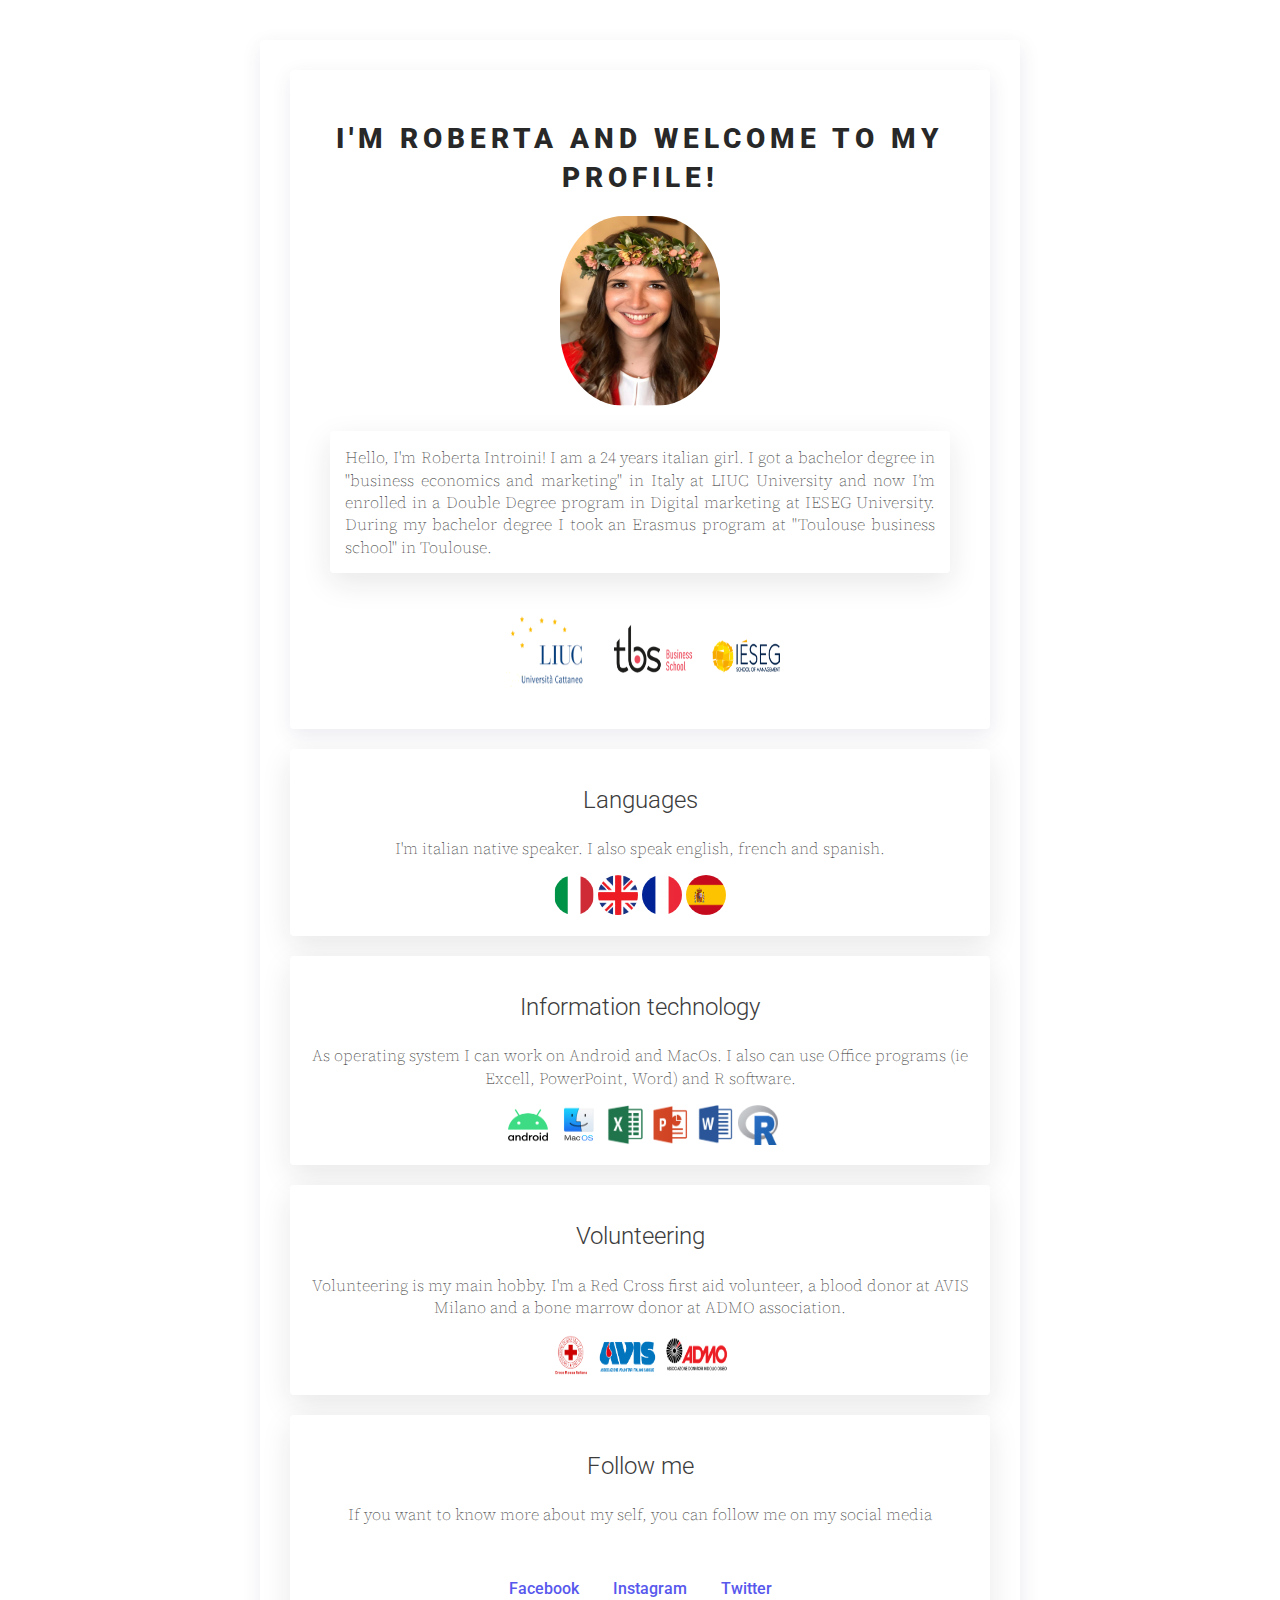
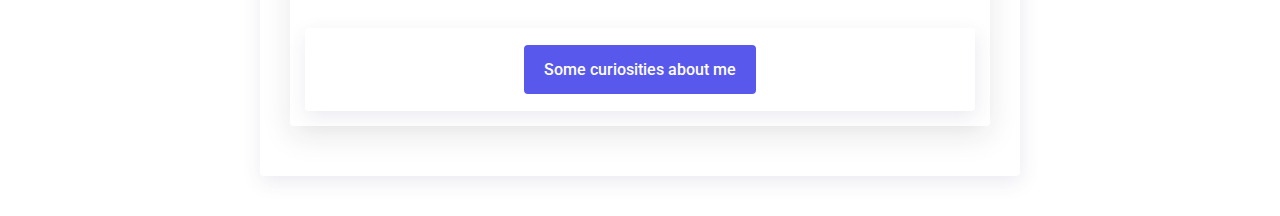
<file: index.html>
<!DOCTYPE html>
<html>
<head>
	<title>Roberta Introini's profile</title>
	<meta name="description" content="This is the profile of Roberta">
	<meta charset="utf-8">
	<link href="https://fonts.googleapis.com/css2?family=Lora:wght@500&family=Roboto:wght@500&family=Source+Serif+Pro&display=swap" rel="stylesheet">
	<link rel="stylesheet" type="text/css" href="style.css">
	<link rel="stylesheet" type="text/css" href="https://use.fontaweome.com/releases/v5.2.0/css/all.css" integrity="sha384-hWVjflwFxL6sNzntih27bfxkr27PmbbK/iSvJ+a4+0owXq79v+lsFkW54b0GbiDQ" crossorigin="anonymous">

</head>
<body>
	<div class="container";>
		<div class="txt"; id="introduction";>
			<h1> I'm Roberta and welcome to my profile!</h1>
			<img src="images/me.png" class="img-oval" alt="Roberta Introini">
			<p> Hello, I'm Roberta Introini! I am a 24 years italian girl. 
				I got a bachelor degree in "business economics and marketing" in Italy at LIUC University and now I’m enrolled in a Double Degree program in Digital marketing at IESEG University. 
				During my bachelor degree I took an Erasmus program at "Toulouse business school" in Toulouse.
				</p>
				<img src="images/uni.png" alt="University" width="280" height="80">
		</div>

		<div class="card-white" >
			<h2>Languages</h2>
			<p>I'm italian native speaker. I also speak english, french and spanish.</p>
			<img src="images/it.png" class="img-circle" alt="italian flag" >
			<img src="images/uu.png" class="img-circle" alt="english flag" >
			<img src="images/fr.png" class="img-circle" alt="french flag" >
			<img src="images/es.png" class="img-circle" alt="spanish flag" >
		</div>
		<div class="card-white" >
			<h2>Information technology</h2>
			<p>As operating system I can work on Android and MacOs. 
				I also can use Office programs (ie Excell, PowerPoint, Word) and R software.
			</p>
			<img src="images/os.png" id="os" alt="apple system">
			<img src="images/ex.png" class="img-square" alt="Excell">
			<img src="images/ppt.png" class="img-square" alt="PowerPoint">
			<img src="images/wo.png" class="img-square" alt="Word">
			<img src="images/r.png" class="img-square" alt="R software">
		</div>
		<div class="card-white" >
			<h2>Volunteering</h2>
			<p>Volunteering is my main hobby. I'm a Red Cross first aid volunteer, a blood donor at AVIS Milano and a bone marrow donor at ADMO association.</p>
			<img src="images/cri.png" class="img-square" alt="Italian Red Cross">
			<img src="images/avis.png" class="img-rect" alt="AVIS Milano">
			<img src="images/admo.png" class="img-rect" alt="ADMO Italy">
		</div>
		<div class="card-white" >
			<h2>Follow me</h2>
			<p>If you want to know more about my self, you can follow me on my social media</p>
			<ul class="list-inline">
				<li>
					<a href="https://www.facebook.com/roberta.introini"   target="_blank"> Facebook
					<i class="fab fa-facebook">
					</i>
				</a>
				</li>
				<li>
					<a href="https://www.instagram.com/birintroini"   target="_blank">Instagram
					<i class="fab fa-instagram">
					</i>
					</a>
				</li>
					<li>
						<a href="https://twitter.com/Biri_Introini"   target="_blank">Twitter
						<i class="fab fa-twitter">
						</i>
						</a>
					</li>
			</ul>
				<div>
				<a href="curiosity.html" class="btn-blue">Some curiosities about me
				</a>
			</div>
		</div>
	</div>
</body>
</html>
</file>
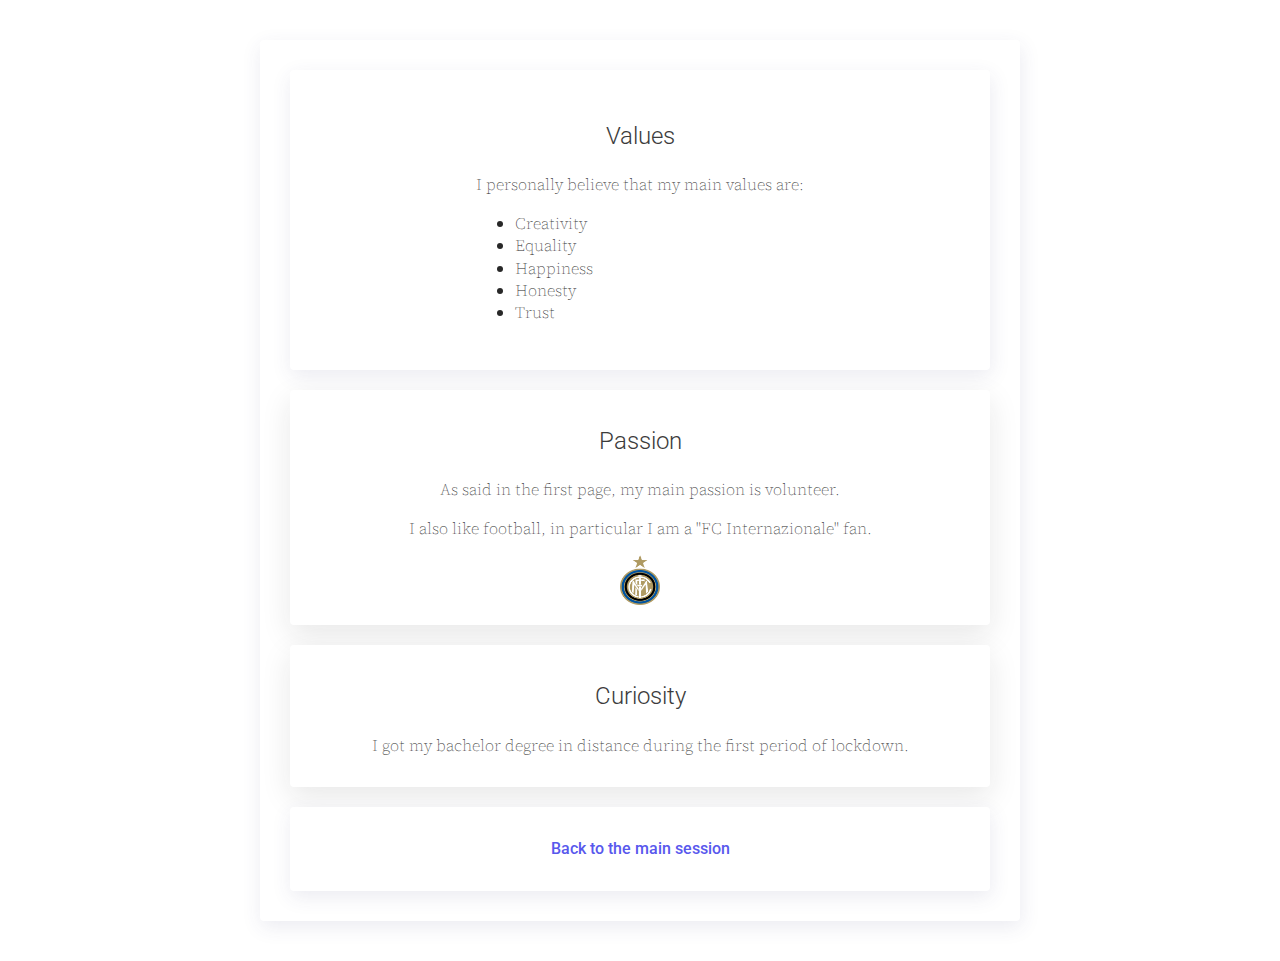
<file: curiosity.html>
<!DOCTYPE html>
<html>
<head>
	<title>Roberta Introini's profile</title>
	<meta name="description" content="This is the profile of Roberta">
	<meta charset="utf-8">
	<link href="https://fonts.googleapis.com/css2?family=Lora:wght@500&family=Roboto:wght@500&family=Source+Serif+Pro&display=swap" rel="stylesheet">
	<link rel="stylesheet" type="text/css" href="style.css">
	<link rel="stylesheet" type="text/css" href="https://use.fontaweome.com/releases/v5.2.0/css/all.css" integrity="sha384-hWVjflwFxL6sNzntih27bfxkr27PmbbK/iSvJ+a4+0owXq79v+lsFkW54b0GbiDQ" crossorigin="anonymous">
</head>
<body>
	<div class="container";>

		<div class="class-white">
			<h2>Values</h2>
			<p>
			I personally believe that my main values are:
			</p>
			<ul>
					<li class="list-justified">Creativity</li>
					<li class="list-justified">Equality</li>
					<li class="list-justified">Happiness</li>
					<li class="list-justified">Honesty</li>
					<li class="list-justified">Trust</li>
			</ul>
		</div>

		<div class="card-white" >
			<h2>Passion</h2>
			<p>As said in the first page, my main passion is volunteer.</p>
			<p>I also like football, in particular I am a "FC Internazionale" fan. </p>
			<img src="images/inter.png" id="InterPic" alt="FC Internazionale">
		</div>

		<div class="card-white" >
			<h2>Curiosity</h2>
			<p>I got my bachelor degree in distance during the first period of lockdown.</p>
		</div>

	<div>
		<a href="index.html">Back to the main session</a>
	</div>

	</div>
</body>
</html>
</file>
<file: style.css>
/* Colors and fonts */
body	{
	background: rgb(#DBDBDB);
	color: rgb(40, 40, 40);
	font-family: 'Lora', sans-serif;
	font-size: 16px;
	font-weight: 200;
	text-align: center;
	line-height: 1.4;
}

h1, h2, h3	{
	font-family: 'Roboto', sans-serif;
	font-weight: 500;
}

p {
	font-family: 'Source Serif Pro', serif;
}

h1	{
	color: rgb(40, 40, 40);
	font-size: 28px;
	font-weight: 850;
	letter-spacing: 5px;
	text-transform: uppercase;
}

h2	{
	color: rgb(60, 60, 60);
	font-size: 24px;
	font-weight: 300;
}

a	{
	font-family: 'Roboto', sans-serif;
	text-decoration: none;
	color: #5858ED;
	font-weight: 500;
	font-size: 16px;
}


a:hover {
	color: black;
}   

div {
	background: white;
	padding: 30px;
	border: 0px solid black; 
	margin: 0px;
	border-radius: 4px;
	box-shadow: 1px 6px 20px rgba(60, 60, 120, 0.1);
}

/* Custom design with class */
.container {
	width: 700px;
	margin: 40px auto;
}

@media (max-width: 760px) {
	.container {
		width: 600px;
	}
}

@media (max-width: 500px) {
	.container {
		width: 400px;
	}
}

.card-white {
	background-color: white;
	padding: 15px;
	box-shadow: 0px 10px 30px rgba(30,30,30,0.1);
	border-radius: 4px;
	margin: 20px 0px;
	text-align: center;
}

.btn-blue {
	background-color: #5858ED;
	color: white;
	padding: 15px 20px;
	border-radius: 4px;
}

.btn-blue:hover {
	background-color: #5858ED;
}

.img-circle {
	border-radius: 50%; 
	width: 40px;
	height: 40px;
	}

.img-oval {
	border-radius: 40%;
	width: 160px;
	height: 190px;
}

.img-square {
	width: 40px;
	height: 40px;
}

.img-rect {
	width: 65px;
	height: 40px;
}

.list-inline {
	list-style: none;
	padding-left: 0px;
}

.list-inline li {
	display: inline;
	padding: 15px;
}

.list-inline i {
	font-size: 50px;
	color: rgb(230, 230, 230);
}

.list-inline i:hover {
	color: #212161;
}

.list-justified {
	text-align: justify;
	margin: 0px 155px;
	font-family: 'Source Serif Pro', serif;
	line-height: 1.4;
	font-size: 16px;
}

#introduction p {
	margin-bottom: 40px;
}

#os {
	width: 100px;
	height: 40px;
}

#InterPic {
	width: 40px;
	height: 50px;
}


.txt p {
	background-color: white;
	padding: 15px;
	box-shadow: 0px 10px 30px rgba(30,30,30,0.1);
	border-radius: 4px;
	margin: 20px 10px;
	text-align: justify;
}
</file>
